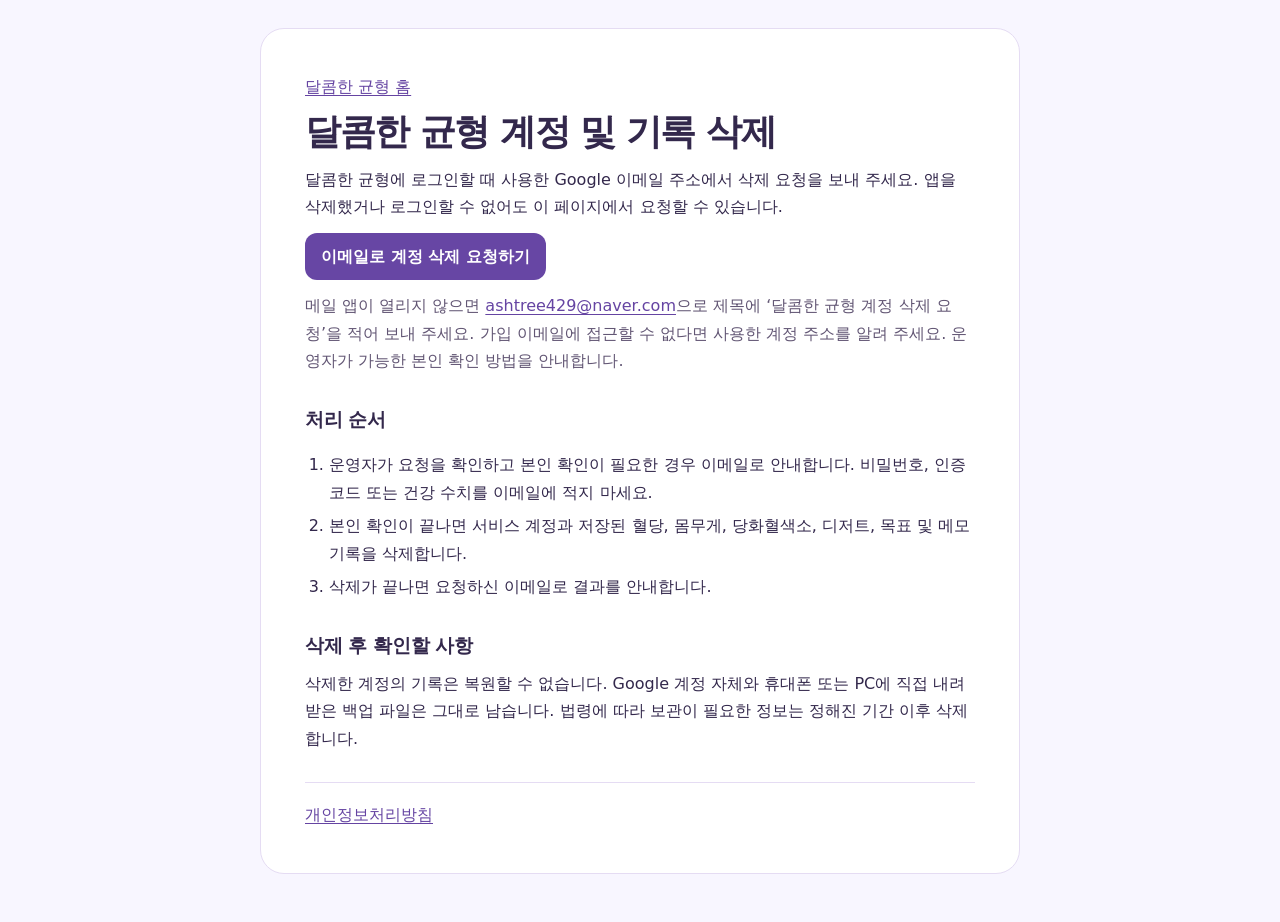
<file: account-deletion.html>
<!doctype html>
<html lang="ko">
<head>
  <meta charset="utf-8">
  <meta name="viewport" content="width=device-width, initial-scale=1">
  <meta name="theme-color" content="#f8f6ff">
  <title>계정 및 기록 삭제 | 달콤한 균형</title>
  <link rel="stylesheet" href="./privacy.css">
</head>
<body>
  <main>
    <a href="./">달콤한 균형 홈</a>
    <h1>달콤한 균형 계정 및 기록 삭제</h1>
    <p>달콤한 균형에 로그인할 때 사용한 Google 이메일 주소에서 삭제 요청을 보내 주세요. 앱을 삭제했거나 로그인할 수 없어도 이 페이지에서 요청할 수 있습니다.</p>
    <p><a class="action" href="mailto:ashtree429@naver.com?subject=%EB%8B%AC%EC%BD%A4%ED%95%9C%20%EA%B7%A0%ED%98%95%20%EA%B3%84%EC%A0%95%20%EC%82%AD%EC%A0%9C%20%EC%9A%94%EC%B2%AD">이메일로 계정 삭제 요청하기</a></p>
    <p class="detail">메일 앱이 열리지 않으면 <a href="mailto:ashtree429@naver.com">ashtree429@naver.com</a>으로 제목에 ‘달콤한 균형 계정 삭제 요청’을 적어 보내 주세요. 가입 이메일에 접근할 수 없다면 사용한 계정 주소를 알려 주세요. 운영자가 가능한 본인 확인 방법을 안내합니다.</p>

    <h2>처리 순서</h2>
    <ol>
      <li>운영자가 요청을 확인하고 본인 확인이 필요한 경우 이메일로 안내합니다. 비밀번호, 인증 코드 또는 건강 수치를 이메일에 적지 마세요.</li>
      <li>본인 확인이 끝나면 서비스 계정과 저장된 혈당, 몸무게, 당화혈색소, 디저트, 목표 및 메모 기록을 삭제합니다.</li>
      <li>삭제가 끝나면 요청하신 이메일로 결과를 안내합니다.</li>
    </ol>

    <h2>삭제 후 확인할 사항</h2>
    <p>삭제한 계정의 기록은 복원할 수 없습니다. Google 계정 자체와 휴대폰 또는 PC에 직접 내려받은 백업 파일은 그대로 남습니다. 법령에 따라 보관이 필요한 정보는 정해진 기간 이후 삭제합니다.</p>
    <footer><a href="./privacy.html">개인정보처리방침</a></footer>
  </main>
</body>
</html>
</file>
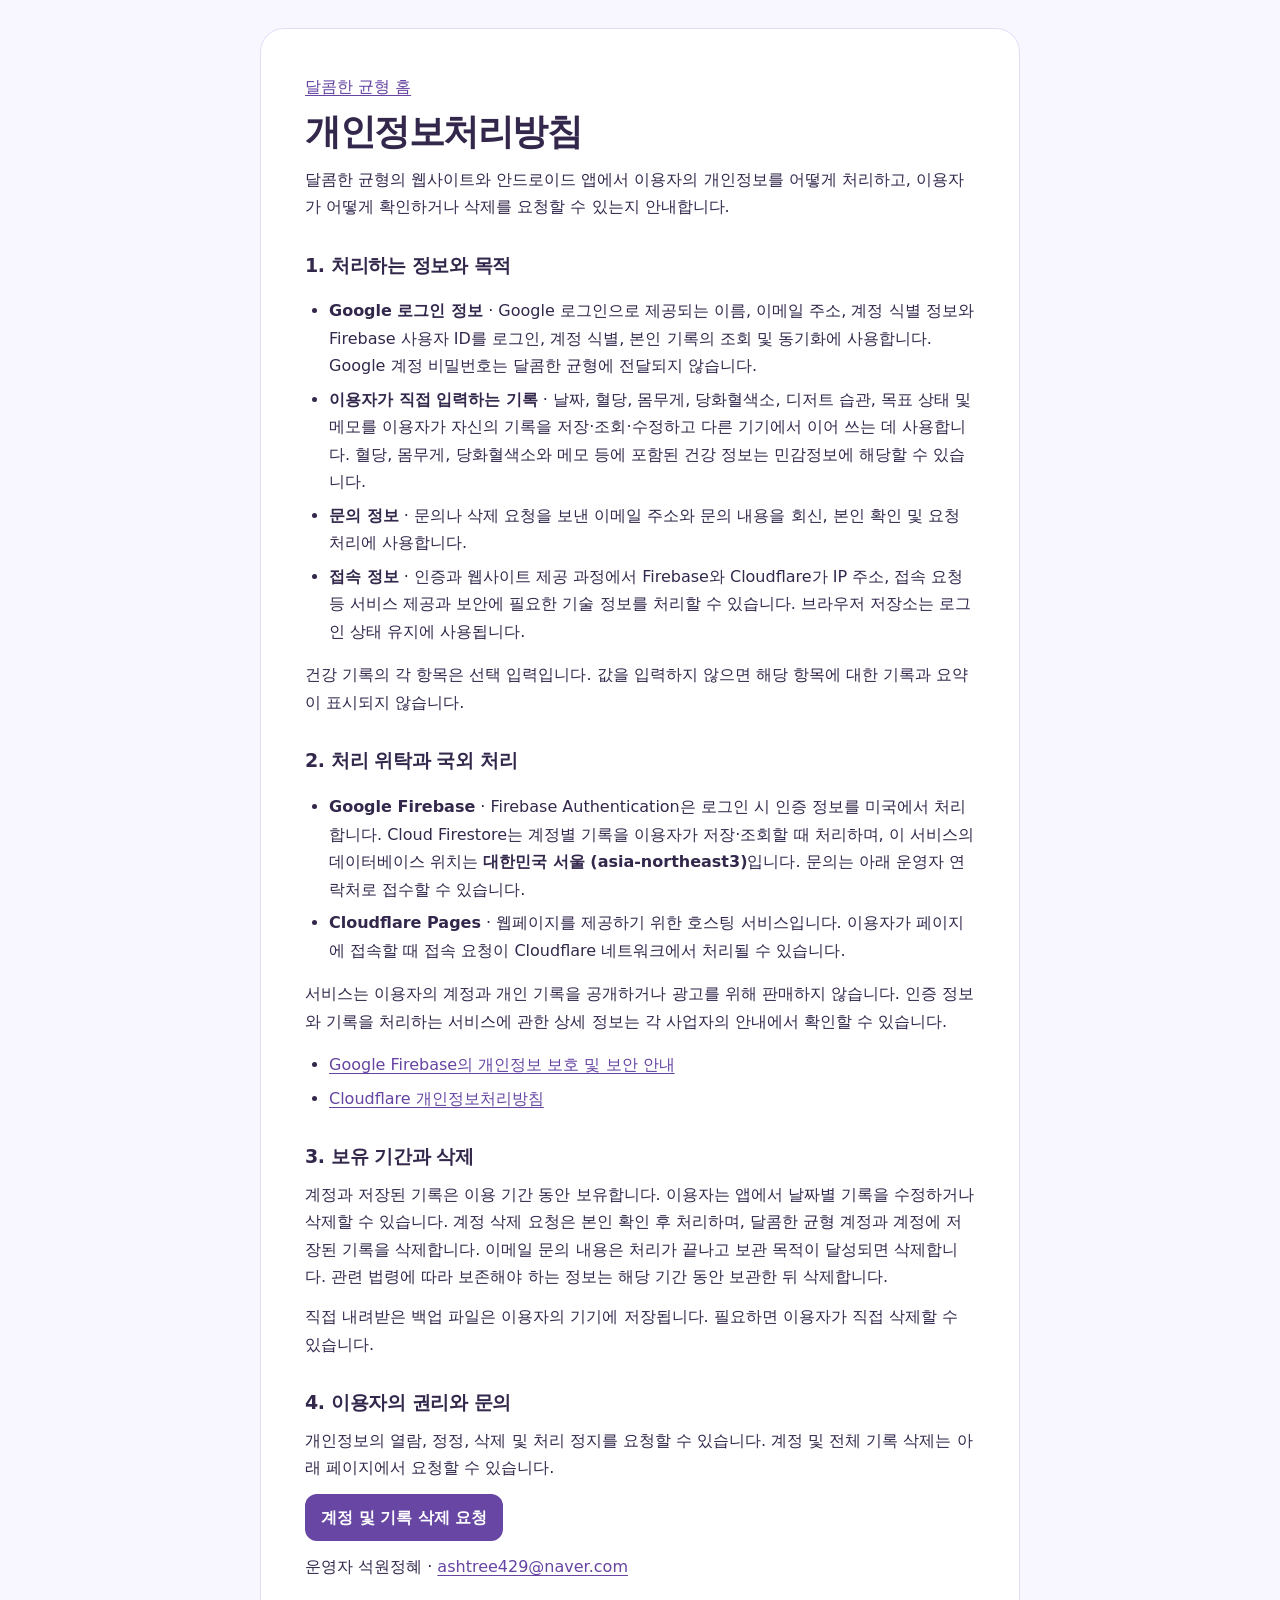
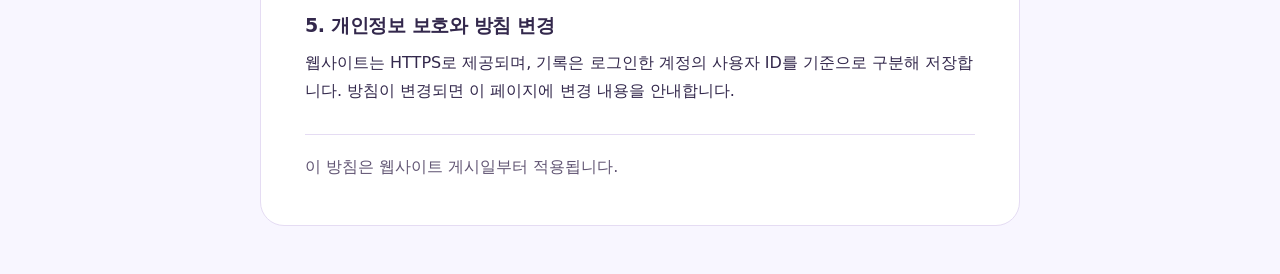
<file: privacy.html>
<!doctype html>
<html lang="ko">
<head>
  <meta charset="utf-8">
  <meta name="viewport" content="width=device-width, initial-scale=1">
  <meta name="theme-color" content="#f8f6ff">
  <title>개인정보처리방침 | 달콤한 균형</title>
  <link rel="stylesheet" href="./privacy.css">
</head>
<body>
  <main>
    <a href="./">달콤한 균형 홈</a>
    <h1>개인정보처리방침</h1>
    <p>달콤한 균형의 웹사이트와 안드로이드 앱에서 이용자의 개인정보를 어떻게 처리하고, 이용자가 어떻게 확인하거나 삭제를 요청할 수 있는지 안내합니다.</p>

    <h2>1. 처리하는 정보와 목적</h2>
    <ul>
      <li><strong>Google 로그인 정보</strong> · Google 로그인으로 제공되는 이름, 이메일 주소, 계정 식별 정보와 Firebase 사용자 ID를 로그인, 계정 식별, 본인 기록의 조회 및 동기화에 사용합니다. Google 계정 비밀번호는 달콤한 균형에 전달되지 않습니다.</li>
      <li><strong>이용자가 직접 입력하는 기록</strong> · 날짜, 혈당, 몸무게, 당화혈색소, 디저트 습관, 목표 상태 및 메모를 이용자가 자신의 기록을 저장·조회·수정하고 다른 기기에서 이어 쓰는 데 사용합니다. 혈당, 몸무게, 당화혈색소와 메모 등에 포함된 건강 정보는 민감정보에 해당할 수 있습니다.</li>
      <li><strong>문의 정보</strong> · 문의나 삭제 요청을 보낸 이메일 주소와 문의 내용을 회신, 본인 확인 및 요청 처리에 사용합니다.</li>
      <li><strong>접속 정보</strong> · 인증과 웹사이트 제공 과정에서 Firebase와 Cloudflare가 IP 주소, 접속 요청 등 서비스 제공과 보안에 필요한 기술 정보를 처리할 수 있습니다. 브라우저 저장소는 로그인 상태 유지에 사용됩니다.</li>
    </ul>
    <p>건강 기록의 각 항목은 선택 입력입니다. 값을 입력하지 않으면 해당 항목에 대한 기록과 요약이 표시되지 않습니다.</p>

    <h2>2. 처리 위탁과 국외 처리</h2>
    <ul>
      <li><strong>Google Firebase</strong> · Firebase Authentication은 로그인 시 인증 정보를 미국에서 처리합니다. Cloud Firestore는 계정별 기록을 이용자가 저장·조회할 때 처리하며, 이 서비스의 데이터베이스 위치는 <strong>대한민국 서울 (asia-northeast3)</strong>입니다. 문의는 아래 운영자 연락처로 접수할 수 있습니다.</li>
      <li><strong>Cloudflare Pages</strong> · 웹페이지를 제공하기 위한 호스팅 서비스입니다. 이용자가 페이지에 접속할 때 접속 요청이 Cloudflare 네트워크에서 처리될 수 있습니다.</li>
    </ul>
    <p>서비스는 이용자의 계정과 개인 기록을 공개하거나 광고를 위해 판매하지 않습니다. 인증 정보와 기록을 처리하는 서비스에 관한 상세 정보는 각 사업자의 안내에서 확인할 수 있습니다.</p>
    <ul>
      <li><a href="https://firebase.google.com/support/privacy">Google Firebase의 개인정보 보호 및 보안 안내</a></li>
      <li><a href="https://www.cloudflare.com/privacypolicy/">Cloudflare 개인정보처리방침</a></li>
    </ul>

    <h2>3. 보유 기간과 삭제</h2>
    <p>계정과 저장된 기록은 이용 기간 동안 보유합니다. 이용자는 앱에서 날짜별 기록을 수정하거나 삭제할 수 있습니다. 계정 삭제 요청은 본인 확인 후 처리하며, 달콤한 균형 계정과 계정에 저장된 기록을 삭제합니다. 이메일 문의 내용은 처리가 끝나고 보관 목적이 달성되면 삭제합니다. 관련 법령에 따라 보존해야 하는 정보는 해당 기간 동안 보관한 뒤 삭제합니다.</p>
    <p>직접 내려받은 백업 파일은 이용자의 기기에 저장됩니다. 필요하면 이용자가 직접 삭제할 수 있습니다.</p>

    <h2>4. 이용자의 권리와 문의</h2>
    <p>개인정보의 열람, 정정, 삭제 및 처리 정지를 요청할 수 있습니다. 계정 및 전체 기록 삭제는 아래 페이지에서 요청할 수 있습니다.</p>
    <p><a class="action" href="./account-deletion.html">계정 및 기록 삭제 요청</a></p>
    <p>운영자 석원정혜 · <a href="mailto:ashtree429@naver.com">ashtree429@naver.com</a></p>

    <h2>5. 개인정보 보호와 방침 변경</h2>
    <p>웹사이트는 HTTPS로 제공되며, 기록은 로그인한 계정의 사용자 ID를 기준으로 구분해 저장합니다. 방침이 변경되면 이 페이지에 변경 내용을 안내합니다.</p>
    <footer class="detail">이 방침은 웹사이트 게시일부터 적용됩니다.</footer>
  </main>
</body>
</html>
</file>
<file: privacy.css>
:root { color-scheme: light; font: 16px/1.72 system-ui, sans-serif; color: #33284c; background: #f8f6ff; }
* { box-sizing: border-box; }
body { margin: 0; padding: 28px 16px 48px; }
main { max-width: 760px; margin: auto; padding: clamp(20px, 5vw, 44px); border: 1px solid #e5dcf3; border-radius: 24px; background: #fff; overflow-wrap: anywhere; }
h1 { margin: 8px 0 12px; font-size: clamp(26px, 6vw, 36px); line-height: 1.25; letter-spacing: -.04em; }
h2 { margin: 28px 0 8px; font-size: 19px; letter-spacing: -.02em; }
p { margin: 8px 0 12px; }
ol, ul { padding-left: 24px; }
li + li { margin-top: 6px; }
a { color: #6544a2; text-underline-offset: .18em; }
a:focus-visible { outline: 2px solid #6544a2; outline-offset: 3px; }
.action { display: inline-block; padding: 10px 16px; border-radius: 12px; background: #6746a4; color: #fff; font-weight: 700; text-decoration: none; }
.detail { color: #625674; }
footer { margin-top: 30px; padding-top: 18px; border-top: 1px solid #e5dcf3; }
</file>
